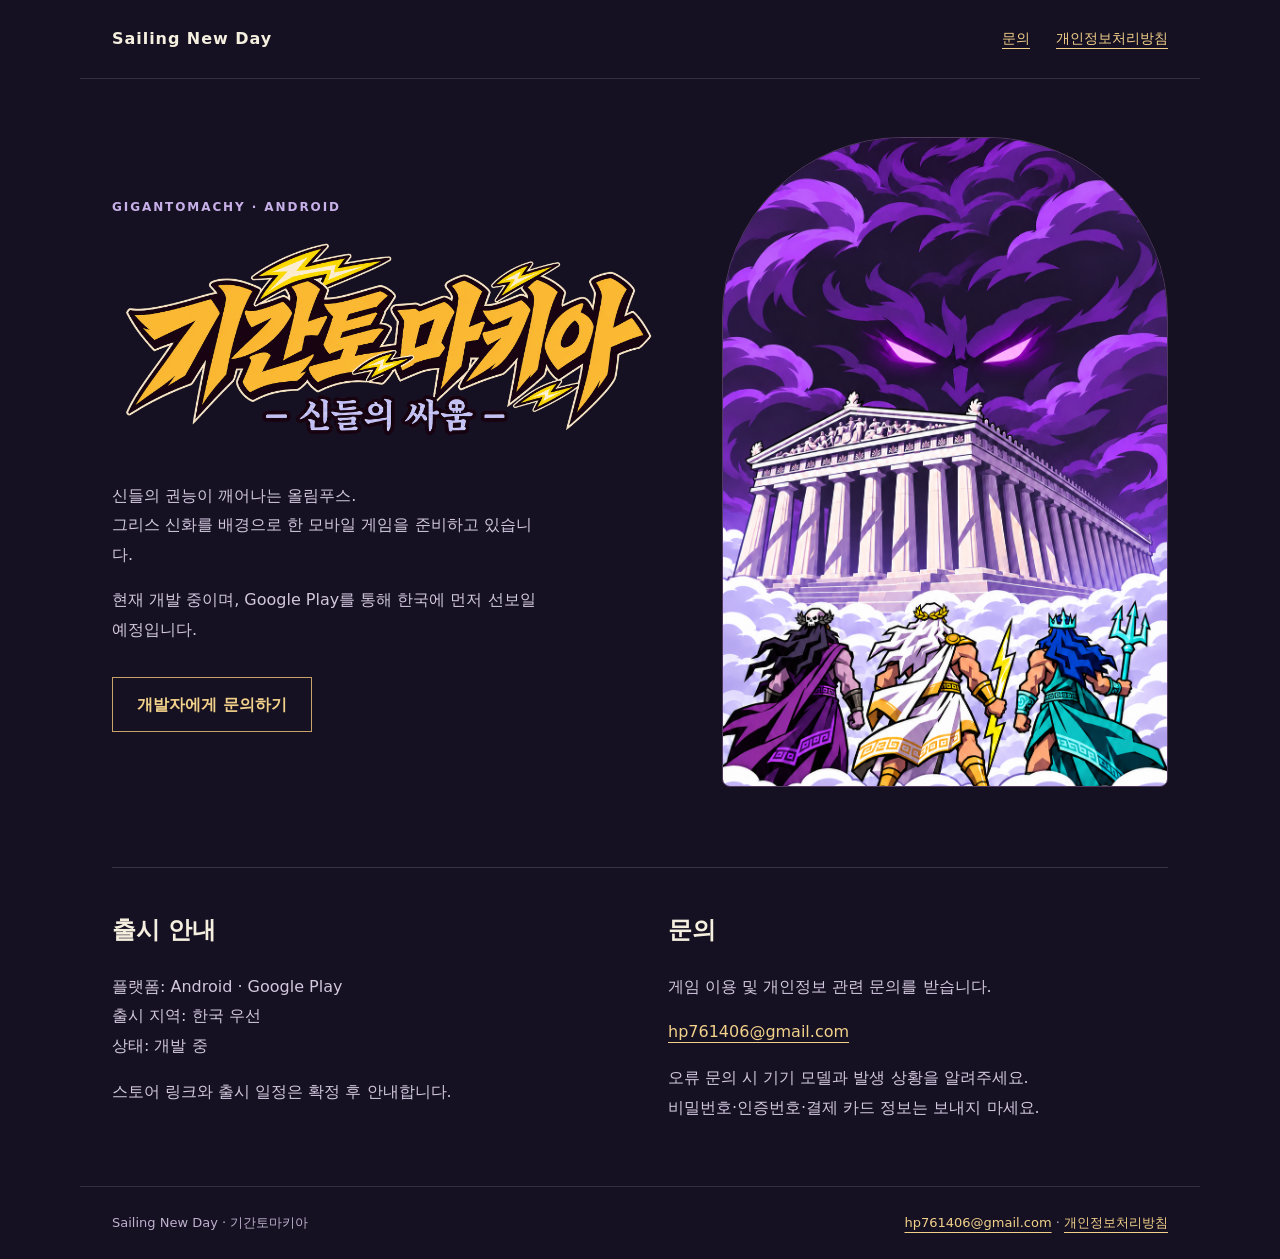
<file: index.html>
<!doctype html>
<html lang="ko"><head><meta charset="utf-8"><meta name="viewport" content="width=device-width,initial-scale=1"><title>기간토마키아 · 신들의 싸움</title><meta name="description" content="기간토마키아 개발자 안내 페이지. 게임 출시 소식, 문의 및 개인정보 안내."><link rel="stylesheet" href="styles.css"></head><body><header><a href="./">Sailing New Day</a><nav aria-label="주 메뉴"><a href="./#support">문의</a><a href="privacy.html">개인정보처리방침</a></nav></header><main><section class="hero" aria-label="게임 소개"><div><span class="eyebrow">GIGANTOMACHY · ANDROID</span><h1><img class="logo" src="assets/title.png" width="1983" height="793" alt="기간토마키아 — 신들의 싸움"></h1><p>신들의 권능이 깨어나는 올림푸스.<br>그리스 신화를 배경으로 한 모바일 게임을 준비하고 있습니다.</p><p>현재 개발 중이며, Google Play를 통해 한국에 먼저 선보일 예정입니다.</p><a class="button" href="#support">개발자에게 문의하기</a></div><figure><img src="assets/olympus.png" width="941" height="1672" alt="하데스·제우스·포세이돈이 구름 위 올림푸스 신전과 거대한 마신을 마주하는 일러스트"></figure></section><section class="details"><div><h2>출시 안내</h2><p>플랫폼: Android · Google Play<br>출시 지역: 한국 우선<br>상태: 개발 중</p><p>스토어 링크와 출시 일정은 확정 후 안내합니다.</p></div><div id="support"><h2>문의</h2><p>게임 이용 및 개인정보 관련 문의를 받습니다.</p><p><a href="mailto:hp761406@gmail.com">hp761406@gmail.com</a></p><p>오류 문의 시 기기 모델과 발생 상황을 알려주세요.<br>비밀번호·인증번호·결제 카드 정보는 보내지 마세요.</p></div></section></main><footer><span>Sailing New Day · 기간토마키아</span><span><a href="mailto:hp761406@gmail.com">hp761406@gmail.com</a> · <a href="privacy.html">개인정보처리방침</a></span></footer></body></html>
</file>
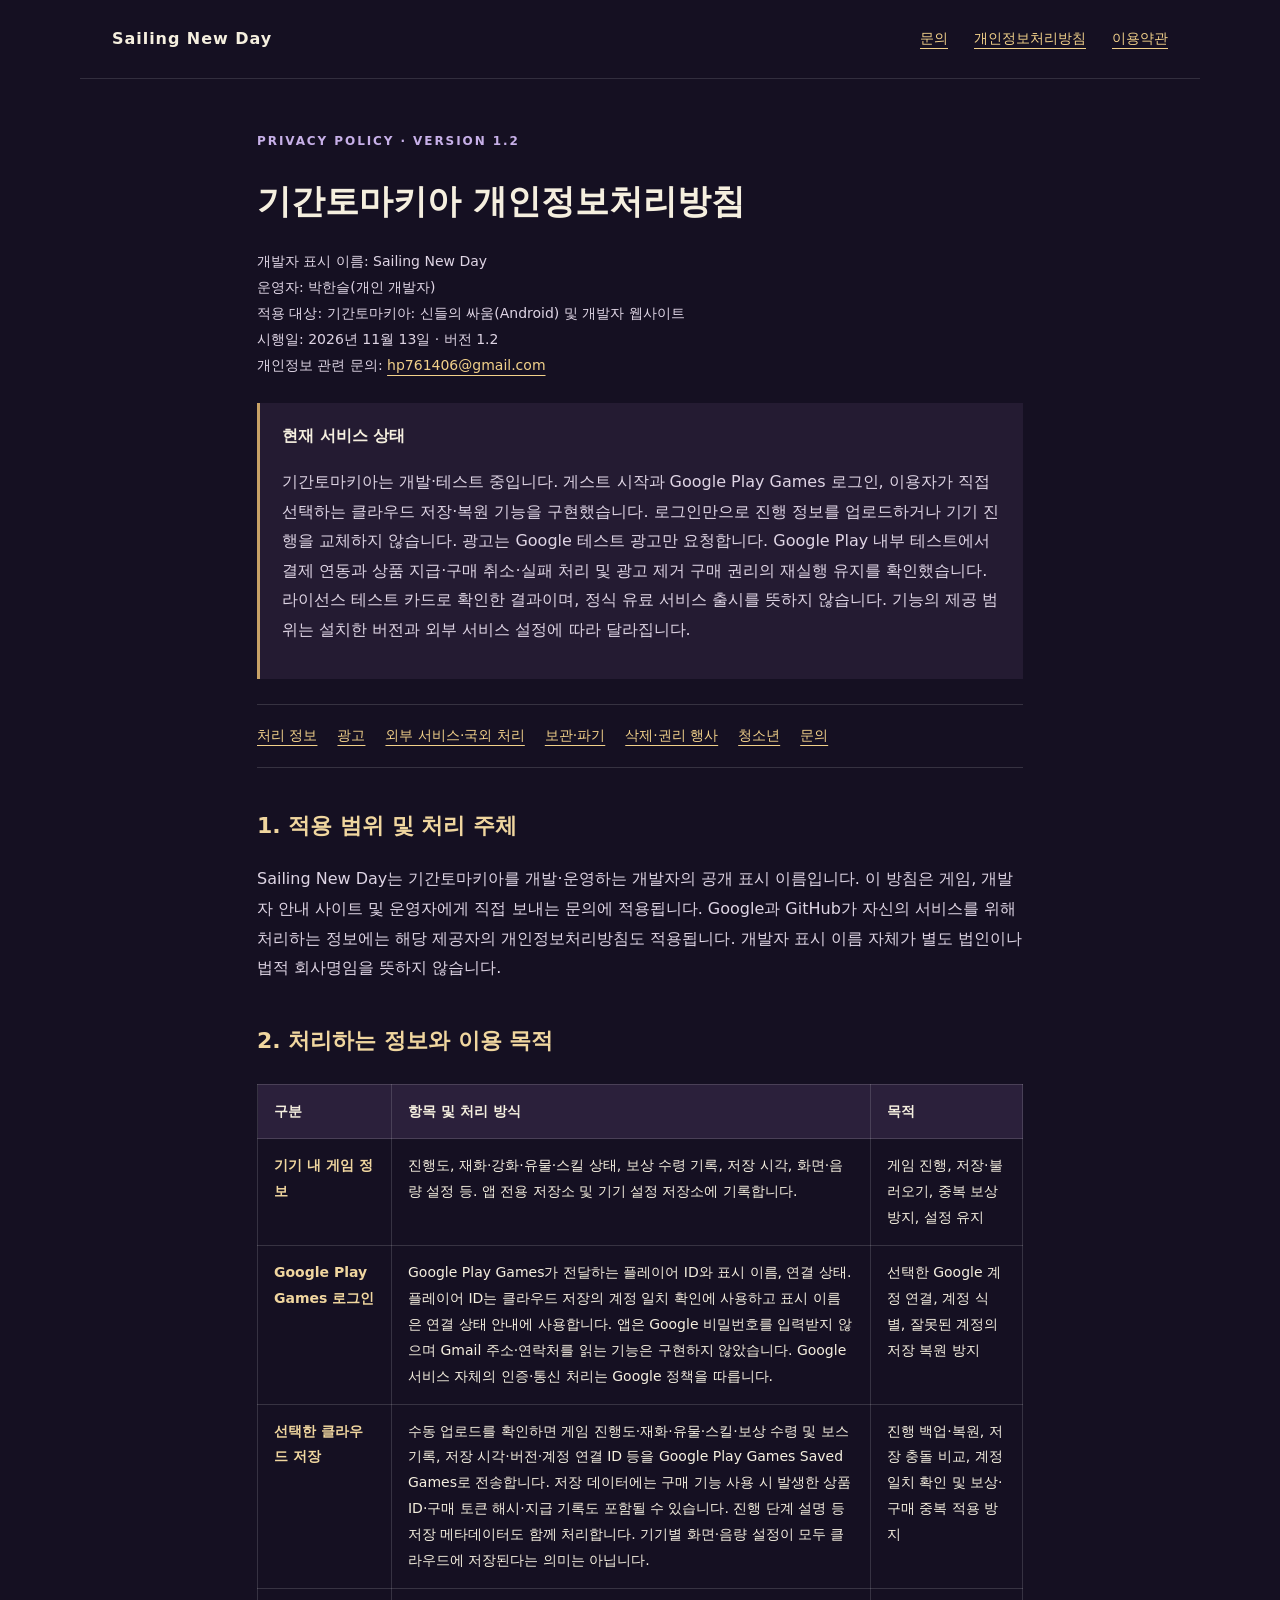
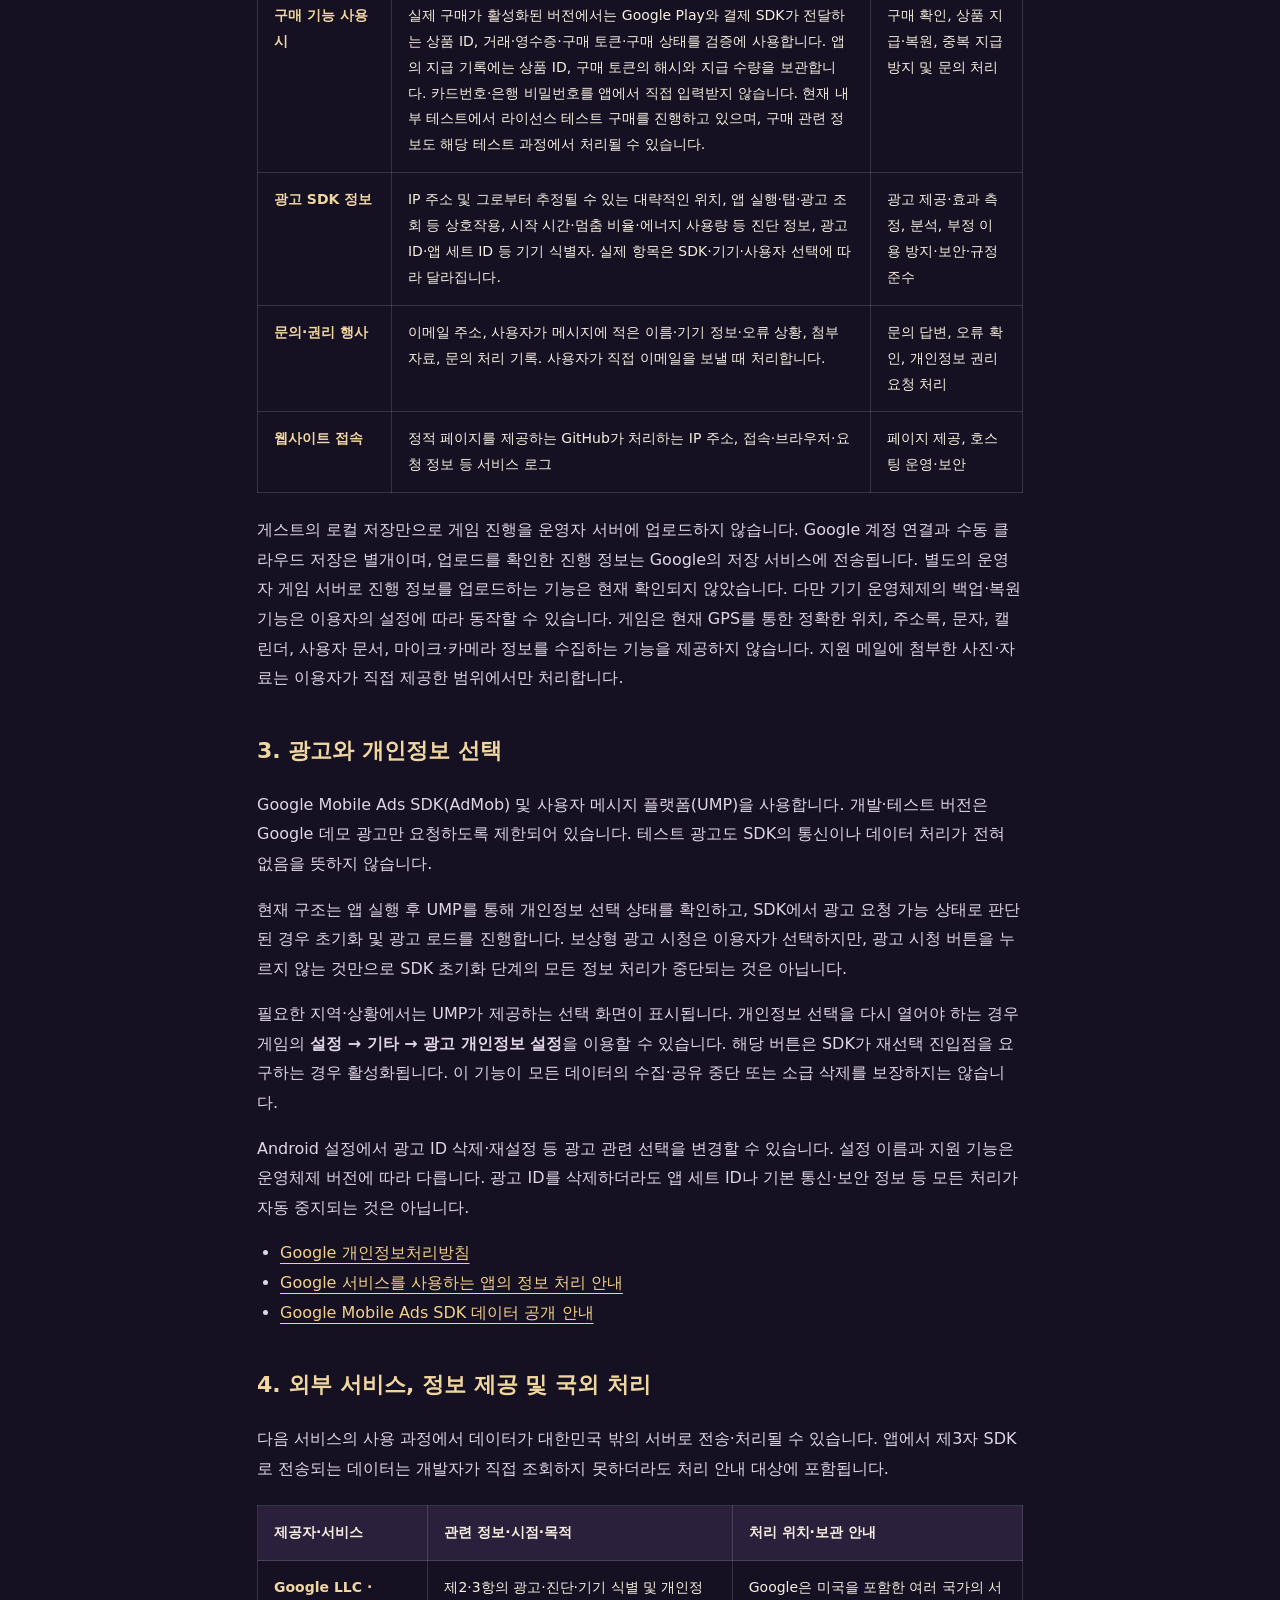
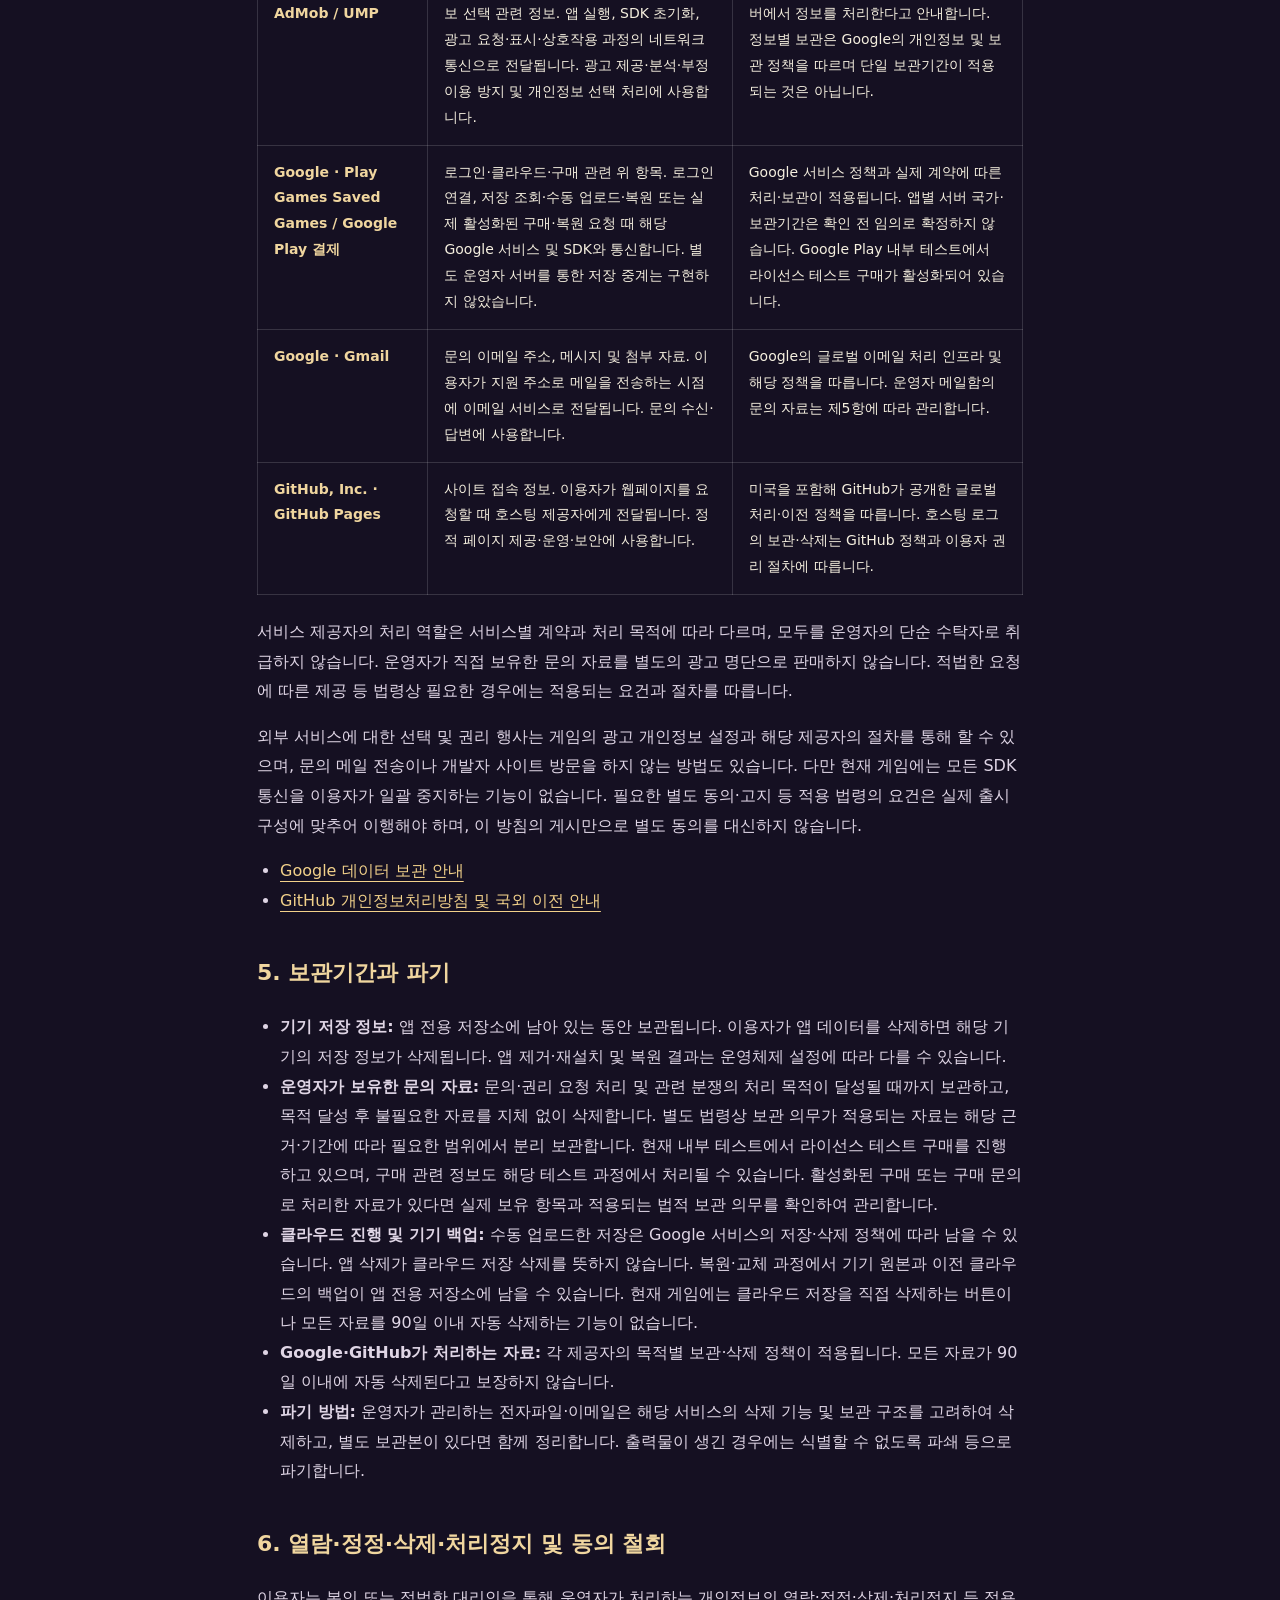
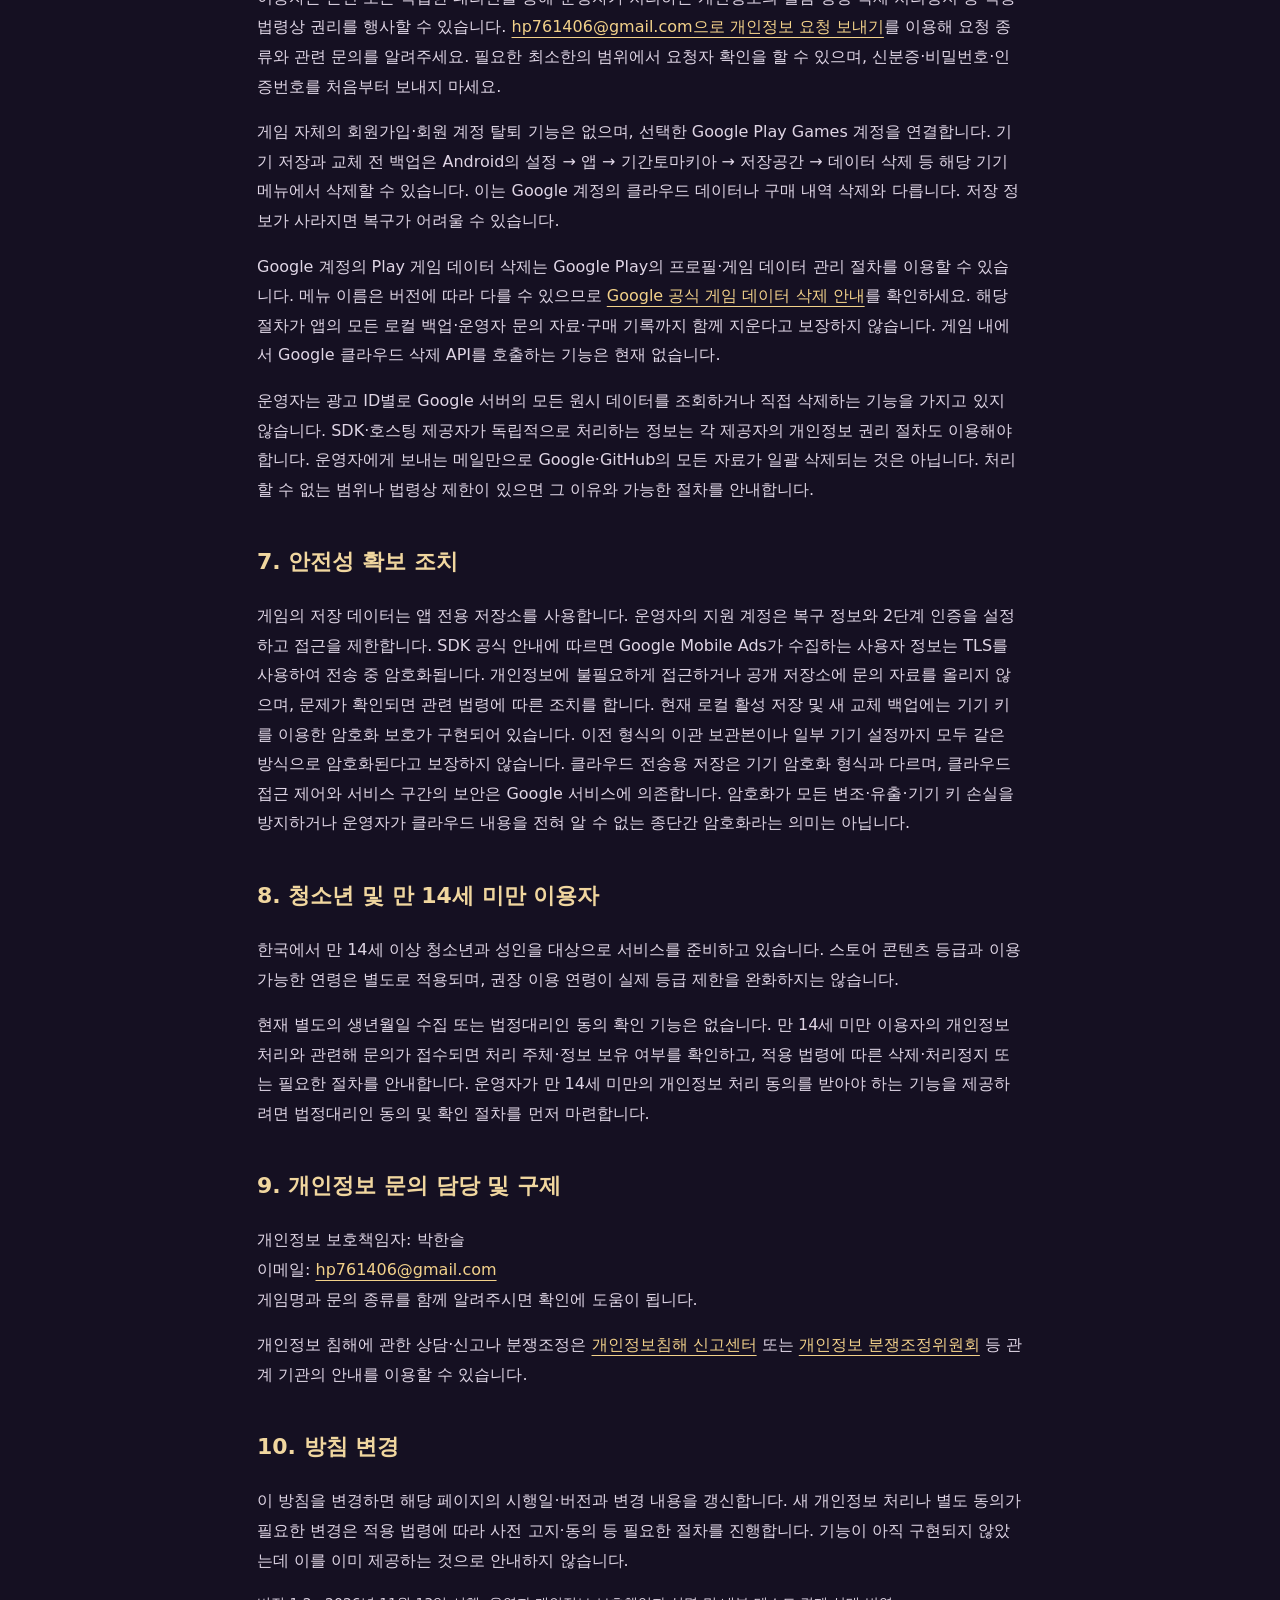
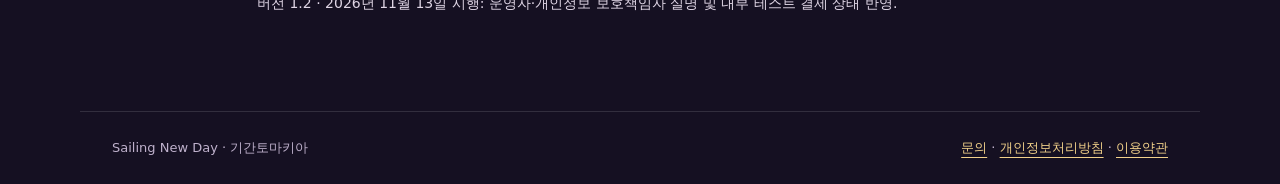
<file: privacy.html>
<!doctype html>
<html lang="ko"><head><meta charset="utf-8"><meta name="viewport" content="width=device-width,initial-scale=1"><title>개인정보처리방침 | 기간토마키아 · Sailing New Day</title><meta name="description" content="기간토마키아의 개인정보 처리, 광고 SDK, 기기 저장 및 삭제 요청 안내."><link rel="stylesheet" href="styles.css"></head><body><header><a href="./">Sailing New Day</a><nav aria-label="주 메뉴"><a href="./#support">문의</a><a href="privacy.html">개인정보처리방침</a><a href="terms.html">이용약관</a></nav></header><main class="document"><span class="eyebrow">PRIVACY POLICY · VERSION 1.2</span>
<h1>기간토마키아 개인정보처리방침</h1>
<p class="meta">개발자 표시 이름: Sailing New Day<br>운영자: 박한슬(개인 개발자)<br>적용 대상: 기간토마키아: 신들의 싸움(Android) 및 개발자 웹사이트<br>시행일: 2026년 11월 13일 · 버전 1.2<br>개인정보 관련 문의: <a href="mailto:hp761406@gmail.com">hp761406@gmail.com</a></p>
<div class="notice"><strong>현재 서비스 상태</strong><p>기간토마키아는 개발·테스트 중입니다. 게스트 시작과 Google Play Games 로그인, 이용자가 직접 선택하는 클라우드 저장·복원 기능을 구현했습니다. 로그인만으로 진행 정보를 업로드하거나 기기 진행을 교체하지 않습니다. 광고는 Google 테스트 광고만 요청합니다. Google Play 내부 테스트에서 결제 연동과 상품 지급·구매 취소·실패 처리 및 광고 제거 구매 권리의 재실행 유지를 확인했습니다. 라이선스 테스트 카드로 확인한 결과이며, 정식 유료 서비스 출시를 뜻하지 않습니다. 기능의 제공 범위는 설치한 버전과 외부 서비스 설정에 따라 달라집니다.</p></div>
<nav class="toc" aria-label="개인정보처리방침 목차"><a href="#data">처리 정보</a><a href="#ads">광고</a><a href="#international">외부 서비스·국외 처리</a><a href="#retention">보관·파기</a><a href="#delete">삭제·권리 행사</a><a href="#youth">청소년</a><a href="#contact">문의</a></nav>
<h2 id="scope">1. 적용 범위 및 처리 주체</h2>
<p>Sailing New Day는 기간토마키아를 개발·운영하는 개발자의 공개 표시 이름입니다. 이 방침은 게임, 개발자 안내 사이트 및 운영자에게 직접 보내는 문의에 적용됩니다. Google과 GitHub가 자신의 서비스를 위해 처리하는 정보에는 해당 제공자의 개인정보처리방침도 적용됩니다. 개발자 표시 이름 자체가 별도 법인이나 법적 회사명임을 뜻하지 않습니다.</p>
<h2 id="data">2. 처리하는 정보와 이용 목적</h2>
<div class="table-scroll"><table><thead><tr><th scope="col">구분</th><th scope="col">항목 및 처리 방식</th><th scope="col">목적</th></tr></thead><tbody>
<tr><th scope="row">기기 내 게임 정보</th><td>진행도, 재화·강화·유물·스킬 상태, 보상 수령 기록, 저장 시각, 화면·음량 설정 등. 앱 전용 저장소 및 기기 설정 저장소에 기록합니다.</td><td>게임 진행, 저장·불러오기, 중복 보상 방지, 설정 유지</td></tr>
<tr><th scope="row">Google Play Games 로그인</th><td>Google Play Games가 전달하는 플레이어 ID와 표시 이름, 연결 상태. 플레이어 ID는 클라우드 저장의 계정 일치 확인에 사용하고 표시 이름은 연결 상태 안내에 사용합니다. 앱은 Google 비밀번호를 입력받지 않으며 Gmail 주소·연락처를 읽는 기능은 구현하지 않았습니다. Google 서비스 자체의 인증·통신 처리는 Google 정책을 따릅니다.</td><td>선택한 Google 계정 연결, 계정 식별, 잘못된 계정의 저장 복원 방지</td></tr>
<tr><th scope="row">선택한 클라우드 저장</th><td>수동 업로드를 확인하면 게임 진행도·재화·유물·스킬·보상 수령 및 보스 기록, 저장 시각·버전·계정 연결 ID 등을 Google Play Games Saved Games로 전송합니다. 저장 데이터에는 구매 기능 사용 시 발생한 상품 ID·구매 토큰 해시·지급 기록도 포함될 수 있습니다. 진행 단계 설명 등 저장 메타데이터도 함께 처리합니다. 기기별 화면·음량 설정이 모두 클라우드에 저장된다는 의미는 아닙니다.</td><td>진행 백업·복원, 저장 충돌 비교, 계정 일치 확인 및 보상·구매 중복 적용 방지</td></tr>
<tr><th scope="row">구매 기능 사용 시</th><td>실제 구매가 활성화된 버전에서는 Google Play와 결제 SDK가 전달하는 상품 ID, 거래·영수증·구매 토큰·구매 상태를 검증에 사용합니다. 앱의 지급 기록에는 상품 ID, 구매 토큰의 해시와 지급 수량을 보관합니다. 카드번호·은행 비밀번호를 앱에서 직접 입력받지 않습니다. 현재 내부 테스트에서 라이선스 테스트 구매를 진행하고 있으며, 구매 관련 정보도 해당 테스트 과정에서 처리될 수 있습니다.</td><td>구매 확인, 상품 지급·복원, 중복 지급 방지 및 문의 처리</td></tr>
<tr><th scope="row">광고 SDK 정보</th><td>IP 주소 및 그로부터 추정될 수 있는 대략적인 위치, 앱 실행·탭·광고 조회 등 상호작용, 시작 시간·멈춤 비율·에너지 사용량 등 진단 정보, 광고 ID·앱 세트 ID 등 기기 식별자. 실제 항목은 SDK·기기·사용자 선택에 따라 달라집니다.</td><td>광고 제공·효과 측정, 분석, 부정 이용 방지·보안·규정 준수</td></tr>
<tr><th scope="row">문의·권리 행사</th><td>이메일 주소, 사용자가 메시지에 적은 이름·기기 정보·오류 상황, 첨부 자료, 문의 처리 기록. 사용자가 직접 이메일을 보낼 때 처리합니다.</td><td>문의 답변, 오류 확인, 개인정보 권리 요청 처리</td></tr>
<tr><th scope="row">웹사이트 접속</th><td>정적 페이지를 제공하는 GitHub가 처리하는 IP 주소, 접속·브라우저·요청 정보 등 서비스 로그</td><td>페이지 제공, 호스팅 운영·보안</td></tr>
</tbody></table></div>
<p>게스트의 로컬 저장만으로 게임 진행을 운영자 서버에 업로드하지 않습니다. Google 계정 연결과 수동 클라우드 저장은 별개이며, 업로드를 확인한 진행 정보는 Google의 저장 서비스에 전송됩니다. 별도의 운영자 게임 서버로 진행 정보를 업로드하는 기능은 현재 확인되지 않았습니다. 다만 기기 운영체제의 백업·복원 기능은 이용자의 설정에 따라 동작할 수 있습니다. 게임은 현재 GPS를 통한 정확한 위치, 주소록, 문자, 캘린더, 사용자 문서, 마이크·카메라 정보를 수집하는 기능을 제공하지 않습니다. 지원 메일에 첨부한 사진·자료는 이용자가 직접 제공한 범위에서만 처리합니다.</p>
<h2 id="ads">3. 광고와 개인정보 선택</h2>
<p>Google Mobile Ads SDK(AdMob) 및 사용자 메시지 플랫폼(UMP)을 사용합니다. 개발·테스트 버전은 Google 데모 광고만 요청하도록 제한되어 있습니다. 테스트 광고도 SDK의 통신이나 데이터 처리가 전혀 없음을 뜻하지 않습니다.</p>
<p>현재 구조는 앱 실행 후 UMP를 통해 개인정보 선택 상태를 확인하고, SDK에서 광고 요청 가능 상태로 판단된 경우 초기화 및 광고 로드를 진행합니다. 보상형 광고 시청은 이용자가 선택하지만, 광고 시청 버튼을 누르지 않는 것만으로 SDK 초기화 단계의 모든 정보 처리가 중단되는 것은 아닙니다.</p>
<p>필요한 지역·상황에서는 UMP가 제공하는 선택 화면이 표시됩니다. 개인정보 선택을 다시 열어야 하는 경우 게임의 <strong>설정 → 기타 → 광고 개인정보 설정</strong>을 이용할 수 있습니다. 해당 버튼은 SDK가 재선택 진입점을 요구하는 경우 활성화됩니다. 이 기능이 모든 데이터의 수집·공유 중단 또는 소급 삭제를 보장하지는 않습니다.</p>
<p>Android 설정에서 광고 ID 삭제·재설정 등 광고 관련 선택을 변경할 수 있습니다. 설정 이름과 지원 기능은 운영체제 버전에 따라 다릅니다. 광고 ID를 삭제하더라도 앱 세트 ID나 기본 통신·보안 정보 등 모든 처리가 자동 중지되는 것은 아닙니다.</p>
<ul><li><a href="https://policies.google.com/privacy?hl=ko">Google 개인정보처리방침</a></li><li><a href="https://policies.google.com/technologies/partner-sites?hl=ko">Google 서비스를 사용하는 앱의 정보 처리 안내</a></li><li><a href="https://developers.google.com/admob/unity/privacy/play-data-disclosure?hl=ko">Google Mobile Ads SDK 데이터 공개 안내</a></li></ul>
<h2 id="international">4. 외부 서비스, 정보 제공 및 국외 처리</h2>
<p>다음 서비스의 사용 과정에서 데이터가 대한민국 밖의 서버로 전송·처리될 수 있습니다. 앱에서 제3자 SDK로 전송되는 데이터는 개발자가 직접 조회하지 못하더라도 처리 안내 대상에 포함됩니다.</p>
<div class="table-scroll"><table><thead><tr><th scope="col">제공자·서비스</th><th scope="col">관련 정보·시점·목적</th><th scope="col">처리 위치·보관 안내</th></tr></thead><tbody>
<tr><th scope="row">Google LLC · AdMob / UMP</th><td>제2·3항의 광고·진단·기기 식별 및 개인정보 선택 관련 정보. 앱 실행, SDK 초기화, 광고 요청·표시·상호작용 과정의 네트워크 통신으로 전달됩니다. 광고 제공·분석·부정 이용 방지 및 개인정보 선택 처리에 사용합니다.</td><td>Google은 미국을 포함한 여러 국가의 서버에서 정보를 처리한다고 안내합니다. 정보별 보관은 Google의 개인정보 및 보관 정책을 따르며 단일 보관기간이 적용되는 것은 아닙니다.</td></tr>
<tr><th scope="row">Google · Play Games Saved Games / Google Play 결제</th><td>로그인·클라우드·구매 관련 위 항목. 로그인 연결, 저장 조회·수동 업로드·복원 또는 실제 활성화된 구매·복원 요청 때 해당 Google 서비스 및 SDK와 통신합니다. 별도 운영자 서버를 통한 저장 중계는 구현하지 않았습니다.</td><td>Google 서비스 정책과 실제 계약에 따른 처리·보관이 적용됩니다. 앱별 서버 국가·보관기간은 확인 전 임의로 확정하지 않습니다. Google Play 내부 테스트에서 라이선스 테스트 구매가 활성화되어 있습니다.</td></tr>
<tr><th scope="row">Google · Gmail</th><td>문의 이메일 주소, 메시지 및 첨부 자료. 이용자가 지원 주소로 메일을 전송하는 시점에 이메일 서비스로 전달됩니다. 문의 수신·답변에 사용합니다.</td><td>Google의 글로벌 이메일 처리 인프라 및 해당 정책을 따릅니다. 운영자 메일함의 문의 자료는 제5항에 따라 관리합니다.</td></tr>
<tr><th scope="row">GitHub, Inc. · GitHub Pages</th><td>사이트 접속 정보. 이용자가 웹페이지를 요청할 때 호스팅 제공자에게 전달됩니다. 정적 페이지 제공·운영·보안에 사용합니다.</td><td>미국을 포함해 GitHub가 공개한 글로벌 처리·이전 정책을 따릅니다. 호스팅 로그의 보관·삭제는 GitHub 정책과 이용자 권리 절차에 따릅니다.</td></tr>
</tbody></table></div>
<p>서비스 제공자의 처리 역할은 서비스별 계약과 처리 목적에 따라 다르며, 모두를 운영자의 단순 수탁자로 취급하지 않습니다. 운영자가 직접 보유한 문의 자료를 별도의 광고 명단으로 판매하지 않습니다. 적법한 요청에 따른 제공 등 법령상 필요한 경우에는 적용되는 요건과 절차를 따릅니다.</p>
<p>외부 서비스에 대한 선택 및 권리 행사는 게임의 광고 개인정보 설정과 해당 제공자의 절차를 통해 할 수 있으며, 문의 메일 전송이나 개발자 사이트 방문을 하지 않는 방법도 있습니다. 다만 현재 게임에는 모든 SDK 통신을 이용자가 일괄 중지하는 기능이 없습니다. 필요한 별도 동의·고지 등 적용 법령의 요건은 실제 출시 구성에 맞추어 이행해야 하며, 이 방침의 게시만으로 별도 동의를 대신하지 않습니다.</p>
<ul><li><a href="https://policies.google.com/technologies/retention?hl=ko">Google 데이터 보관 안내</a></li><li><a href="https://docs.github.com/en/site-policy/privacy-policies/github-general-privacy-statement">GitHub 개인정보처리방침 및 국외 이전 안내</a></li></ul>
<h2 id="retention">5. 보관기간과 파기</h2>
<ul><li><strong>기기 저장 정보:</strong> 앱 전용 저장소에 남아 있는 동안 보관됩니다. 이용자가 앱 데이터를 삭제하면 해당 기기의 저장 정보가 삭제됩니다. 앱 제거·재설치 및 복원 결과는 운영체제 설정에 따라 다를 수 있습니다.</li>
<li><strong>운영자가 보유한 문의 자료:</strong> 문의·권리 요청 처리 및 관련 분쟁의 처리 목적이 달성될 때까지 보관하고, 목적 달성 후 불필요한 자료를 지체 없이 삭제합니다. 별도 법령상 보관 의무가 적용되는 자료는 해당 근거·기간에 따라 필요한 범위에서 분리 보관합니다. 현재 내부 테스트에서 라이선스 테스트 구매를 진행하고 있으며, 구매 관련 정보도 해당 테스트 과정에서 처리될 수 있습니다. 활성화된 구매 또는 구매 문의로 처리한 자료가 있다면 실제 보유 항목과 적용되는 법적 보관 의무를 확인하여 관리합니다.</li>
<li><strong>클라우드 진행 및 기기 백업:</strong> 수동 업로드한 저장은 Google 서비스의 저장·삭제 정책에 따라 남을 수 있습니다. 앱 삭제가 클라우드 저장 삭제를 뜻하지 않습니다. 복원·교체 과정에서 기기 원본과 이전 클라우드의 백업이 앱 전용 저장소에 남을 수 있습니다. 현재 게임에는 클라우드 저장을 직접 삭제하는 버튼이나 모든 자료를 90일 이내 자동 삭제하는 기능이 없습니다.</li>
<li><strong>Google·GitHub가 처리하는 자료:</strong> 각 제공자의 목적별 보관·삭제 정책이 적용됩니다. 모든 자료가 90일 이내에 자동 삭제된다고 보장하지 않습니다.</li>
<li><strong>파기 방법:</strong> 운영자가 관리하는 전자파일·이메일은 해당 서비스의 삭제 기능 및 보관 구조를 고려하여 삭제하고, 별도 보관본이 있다면 함께 정리합니다. 출력물이 생긴 경우에는 식별할 수 없도록 파쇄 등으로 파기합니다.</li></ul>
<h2 id="delete">6. 열람·정정·삭제·처리정지 및 동의 철회</h2>
<p>이용자는 본인 또는 적법한 대리인을 통해 운영자가 처리하는 개인정보의 열람·정정·삭제·처리정지 등 적용 법령상 권리를 행사할 수 있습니다. <a href="mailto:hp761406@gmail.com?subject=Gigantomachy%20privacy%20request">hp761406@gmail.com으로 개인정보 요청 보내기</a>를 이용해 요청 종류와 관련 문의를 알려주세요. 필요한 최소한의 범위에서 요청자 확인을 할 수 있으며, 신분증·비밀번호·인증번호를 처음부터 보내지 마세요.</p>
<p>게임 자체의 회원가입·회원 계정 탈퇴 기능은 없으며, 선택한 Google Play Games 계정을 연결합니다. 기기 저장과 교체 전 백업은 Android의 설정 → 앱 → 기간토마키아 → 저장공간 → 데이터 삭제 등 해당 기기 메뉴에서 삭제할 수 있습니다. 이는 Google 계정의 클라우드 데이터나 구매 내역 삭제와 다릅니다. 저장 정보가 사라지면 복구가 어려울 수 있습니다.</p>
<p>Google 계정의 Play 게임 데이터 삭제는 Google Play의 프로필·게임 데이터 관리 절차를 이용할 수 있습니다. 메뉴 이름은 버전에 따라 다를 수 있으므로 <a href="https://support.google.com/googleplay/answer/9130646?hl=ko">Google 공식 게임 데이터 삭제 안내</a>를 확인하세요. 해당 절차가 앱의 모든 로컬 백업·운영자 문의 자료·구매 기록까지 함께 지운다고 보장하지 않습니다. 게임 내에서 Google 클라우드 삭제 API를 호출하는 기능은 현재 없습니다.</p>
<p>운영자는 광고 ID별로 Google 서버의 모든 원시 데이터를 조회하거나 직접 삭제하는 기능을 가지고 있지 않습니다. SDK·호스팅 제공자가 독립적으로 처리하는 정보는 각 제공자의 개인정보 권리 절차도 이용해야 합니다. 운영자에게 보내는 메일만으로 Google·GitHub의 모든 자료가 일괄 삭제되는 것은 아닙니다. 처리할 수 없는 범위나 법령상 제한이 있으면 그 이유와 가능한 절차를 안내합니다.</p>
<h2 id="security">7. 안전성 확보 조치</h2>
<p>게임의 저장 데이터는 앱 전용 저장소를 사용합니다. 운영자의 지원 계정은 복구 정보와 2단계 인증을 설정하고 접근을 제한합니다. SDK 공식 안내에 따르면 Google Mobile Ads가 수집하는 사용자 정보는 TLS를 사용하여 전송 중 암호화됩니다. 개인정보에 불필요하게 접근하거나 공개 저장소에 문의 자료를 올리지 않으며, 문제가 확인되면 관련 법령에 따른 조치를 합니다. 현재 로컬 활성 저장 및 새 교체 백업에는 기기 키를 이용한 암호화 보호가 구현되어 있습니다. 이전 형식의 이관 보관본이나 일부 기기 설정까지 모두 같은 방식으로 암호화된다고 보장하지 않습니다. 클라우드 전송용 저장은 기기 암호화 형식과 다르며, 클라우드 접근 제어와 서비스 구간의 보안은 Google 서비스에 의존합니다. 암호화가 모든 변조·유출·기기 키 손실을 방지하거나 운영자가 클라우드 내용을 전혀 알 수 없는 종단간 암호화라는 의미는 아닙니다.</p>
<h2 id="youth">8. 청소년 및 만 14세 미만 이용자</h2>
<p>한국에서 만 14세 이상 청소년과 성인을 대상으로 서비스를 준비하고 있습니다. 스토어 콘텐츠 등급과 이용 가능한 연령은 별도로 적용되며, 권장 이용 연령이 실제 등급 제한을 완화하지는 않습니다.</p>
<p>현재 별도의 생년월일 수집 또는 법정대리인 동의 확인 기능은 없습니다. 만 14세 미만 이용자의 개인정보 처리와 관련해 문의가 접수되면 처리 주체·정보 보유 여부를 확인하고, 적용 법령에 따른 삭제·처리정지 또는 필요한 절차를 안내합니다. 운영자가 만 14세 미만의 개인정보 처리 동의를 받아야 하는 기능을 제공하려면 법정대리인 동의 및 확인 절차를 먼저 마련합니다.</p>
<h2 id="contact">9. 개인정보 문의 담당 및 구제</h2>
<p>개인정보 보호책임자: 박한슬<br>이메일: <a href="mailto:hp761406@gmail.com">hp761406@gmail.com</a><br>게임명과 문의 종류를 함께 알려주시면 확인에 도움이 됩니다.</p>
<p>개인정보 침해에 관한 상담·신고나 분쟁조정은 <a href="https://privacy.kisa.or.kr/">개인정보침해 신고센터</a> 또는 <a href="https://www.kopico.go.kr/">개인정보 분쟁조정위원회</a> 등 관계 기관의 안내를 이용할 수 있습니다.</p>
<h2 id="changes">10. 방침 변경</h2>
<p>이 방침을 변경하면 해당 페이지의 시행일·버전과 변경 내용을 갱신합니다. 새 개인정보 처리나 별도 동의가 필요한 변경은 적용 법령에 따라 사전 고지·동의 등 필요한 절차를 진행합니다. 기능이 아직 구현되지 않았는데 이를 이미 제공하는 것으로 안내하지 않습니다.</p>
<p class="meta">버전 1.2 · 2026년 11월 13일 시행: 운영자·개인정보 보호책임자 실명 및 내부 테스트 결제 상태 반영.</p></main><footer><span>Sailing New Day · 기간토마키아</span><span><a href="mailto:hp761406@gmail.com">문의</a> · <a href="privacy.html">개인정보처리방침</a> · <a href="terms.html">이용약관</a></span></footer></body></html>
</file>
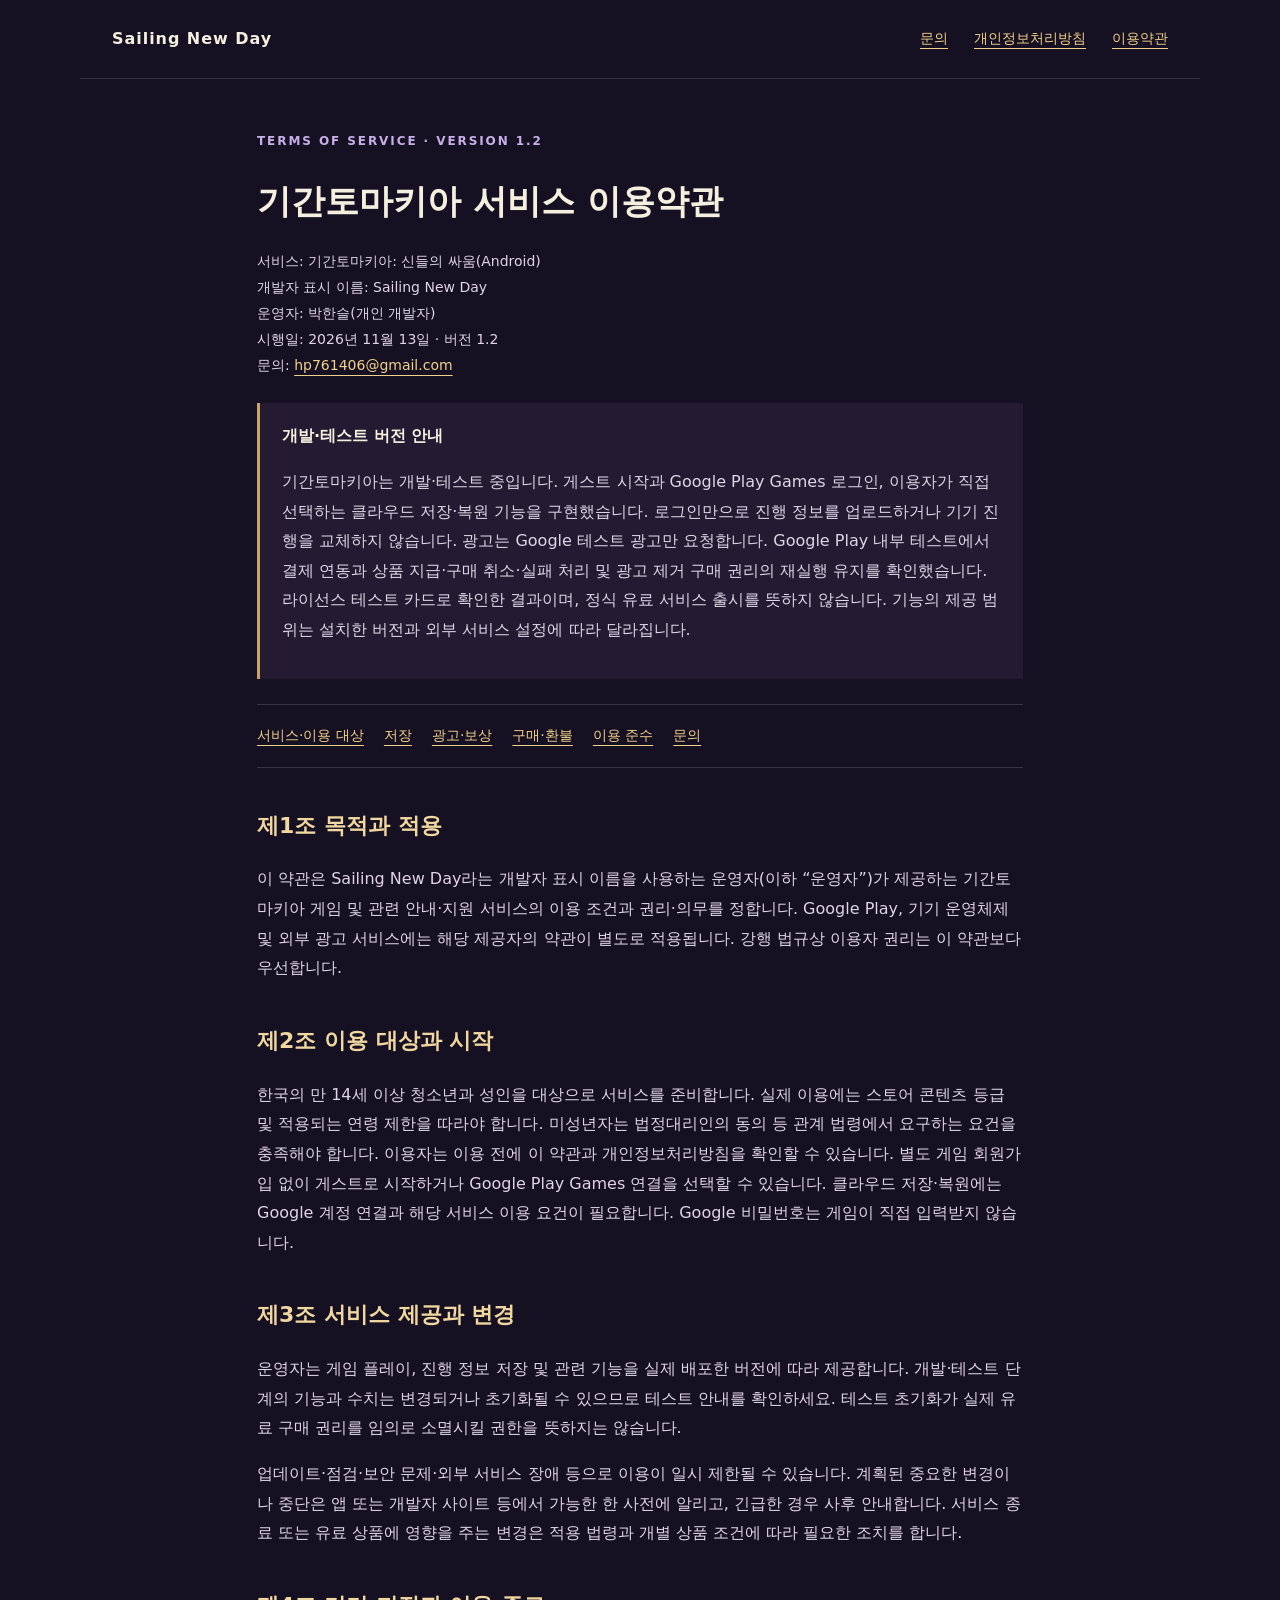
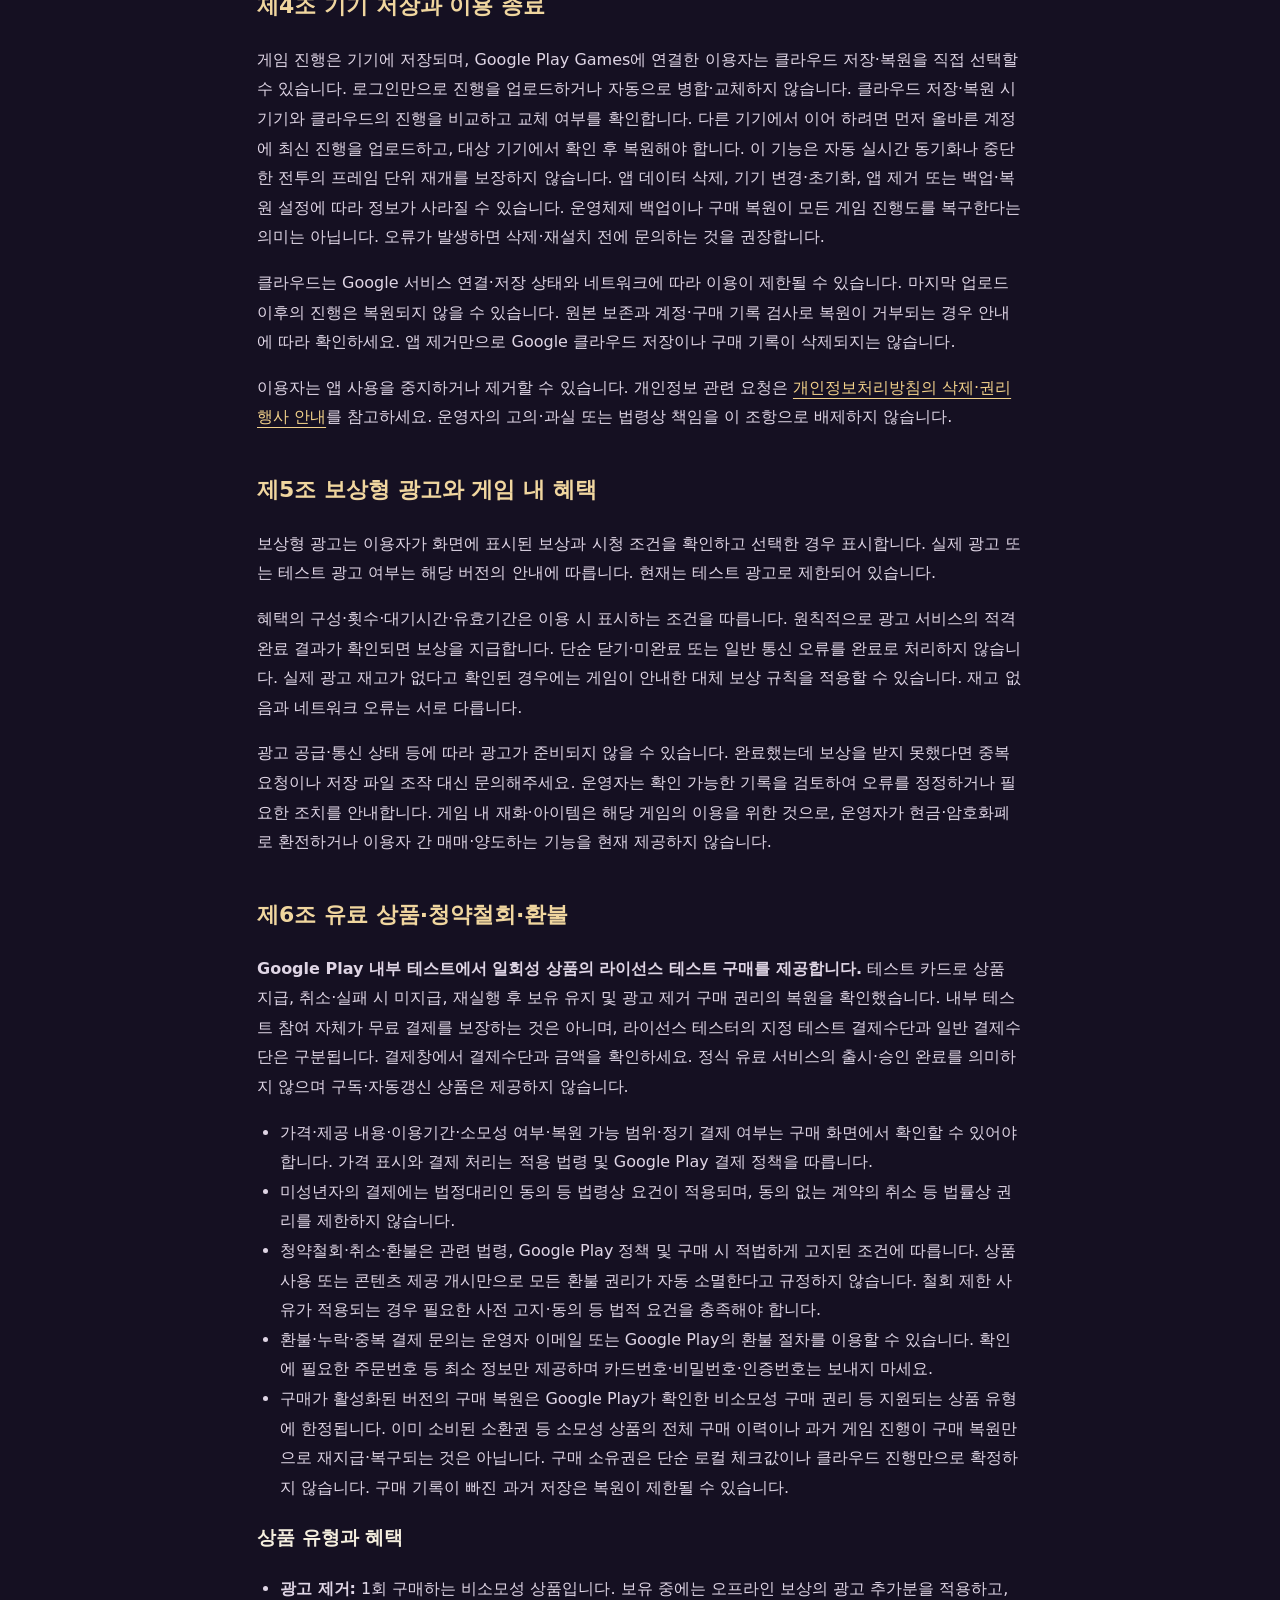
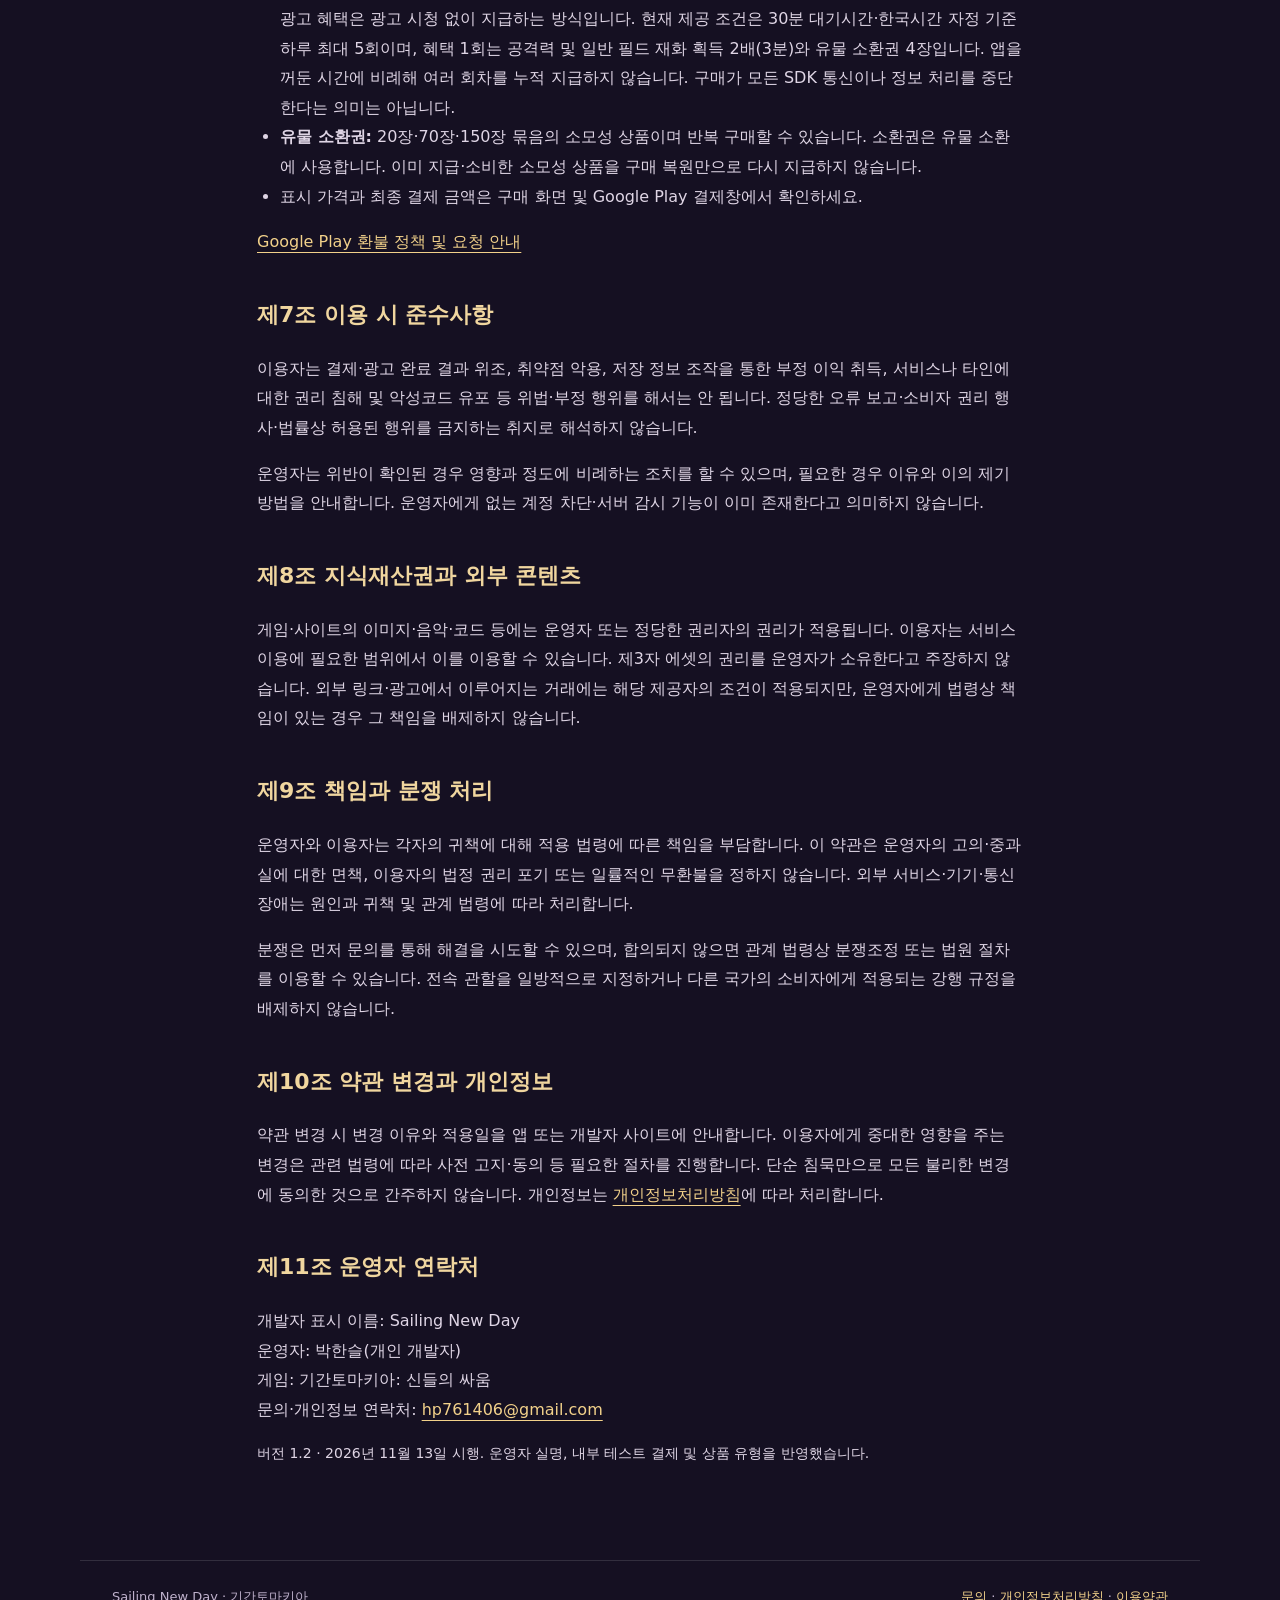
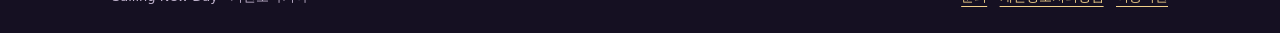
<file: terms.html>
<!doctype html>
<html lang="ko"><head><meta charset="utf-8"><meta name="viewport" content="width=device-width,initial-scale=1"><title>서비스 이용약관 | 기간토마키아 · Sailing New Day</title><meta name="description" content="기간토마키아의 서비스 이용, 저장, 광고 보상 및 구매·환불 기본 원칙."><link rel="stylesheet" href="styles.css"></head><body><header><a href="./">Sailing New Day</a><nav aria-label="주 메뉴"><a href="./#support">문의</a><a href="privacy.html">개인정보처리방침</a><a href="terms.html">이용약관</a></nav></header><main class="document"><span class="eyebrow">TERMS OF SERVICE · VERSION 1.2</span>
<h1>기간토마키아 서비스 이용약관</h1>
<p class="meta">서비스: 기간토마키아: 신들의 싸움(Android)<br>개발자 표시 이름: Sailing New Day<br>운영자: 박한슬(개인 개발자)<br>시행일: 2026년 11월 13일 · 버전 1.2<br>문의: <a href="mailto:hp761406@gmail.com">hp761406@gmail.com</a></p>
<div class="notice"><strong>개발·테스트 버전 안내</strong><p>기간토마키아는 개발·테스트 중입니다. 게스트 시작과 Google Play Games 로그인, 이용자가 직접 선택하는 클라우드 저장·복원 기능을 구현했습니다. 로그인만으로 진행 정보를 업로드하거나 기기 진행을 교체하지 않습니다. 광고는 Google 테스트 광고만 요청합니다. Google Play 내부 테스트에서 결제 연동과 상품 지급·구매 취소·실패 처리 및 광고 제거 구매 권리의 재실행 유지를 확인했습니다. 라이선스 테스트 카드로 확인한 결과이며, 정식 유료 서비스 출시를 뜻하지 않습니다. 기능의 제공 범위는 설치한 버전과 외부 서비스 설정에 따라 달라집니다.</p></div>
<nav class="toc" aria-label="이용약관 목차"><a href="#service">서비스·이용 대상</a><a href="#save">저장</a><a href="#reward">광고·보상</a><a href="#purchase">구매·환불</a><a href="#conduct">이용 준수</a><a href="#support">문의</a></nav>
<h2 id="service">제1조 목적과 적용</h2>
<p>이 약관은 Sailing New Day라는 개발자 표시 이름을 사용하는 운영자(이하 “운영자”)가 제공하는 기간토마키아 게임 및 관련 안내·지원 서비스의 이용 조건과 권리·의무를 정합니다. Google Play, 기기 운영체제 및 외부 광고 서비스에는 해당 제공자의 약관이 별도로 적용됩니다. 강행 법규상 이용자 권리는 이 약관보다 우선합니다.</p>
<h2>제2조 이용 대상과 시작</h2>
<p>한국의 만 14세 이상 청소년과 성인을 대상으로 서비스를 준비합니다. 실제 이용에는 스토어 콘텐츠 등급 및 적용되는 연령 제한을 따라야 합니다. 미성년자는 법정대리인의 동의 등 관계 법령에서 요구하는 요건을 충족해야 합니다. 이용자는 이용 전에 이 약관과 개인정보처리방침을 확인할 수 있습니다. 별도 게임 회원가입 없이 게스트로 시작하거나 Google Play Games 연결을 선택할 수 있습니다. 클라우드 저장·복원에는 Google 계정 연결과 해당 서비스 이용 요건이 필요합니다. Google 비밀번호는 게임이 직접 입력받지 않습니다.</p>
<h2>제3조 서비스 제공과 변경</h2>
<p>운영자는 게임 플레이, 진행 정보 저장 및 관련 기능을 실제 배포한 버전에 따라 제공합니다. 개발·테스트 단계의 기능과 수치는 변경되거나 초기화될 수 있으므로 테스트 안내를 확인하세요. 테스트 초기화가 실제 유료 구매 권리를 임의로 소멸시킬 권한을 뜻하지는 않습니다.</p>
<p>업데이트·점검·보안 문제·외부 서비스 장애 등으로 이용이 일시 제한될 수 있습니다. 계획된 중요한 변경이나 중단은 앱 또는 개발자 사이트 등에서 가능한 한 사전에 알리고, 긴급한 경우 사후 안내합니다. 서비스 종료 또는 유료 상품에 영향을 주는 변경은 적용 법령과 개별 상품 조건에 따라 필요한 조치를 합니다.</p>
<h2 id="save">제4조 기기 저장과 이용 종료</h2>
<p>게임 진행은 기기에 저장되며, Google Play Games에 연결한 이용자는 클라우드 저장·복원을 직접 선택할 수 있습니다. 로그인만으로 진행을 업로드하거나 자동으로 병합·교체하지 않습니다. 클라우드 저장·복원 시 기기와 클라우드의 진행을 비교하고 교체 여부를 확인합니다. 다른 기기에서 이어 하려면 먼저 올바른 계정에 최신 진행을 업로드하고, 대상 기기에서 확인 후 복원해야 합니다. 이 기능은 자동 실시간 동기화나 중단한 전투의 프레임 단위 재개를 보장하지 않습니다. 앱 데이터 삭제, 기기 변경·초기화, 앱 제거 또는 백업·복원 설정에 따라 정보가 사라질 수 있습니다. 운영체제 백업이나 구매 복원이 모든 게임 진행도를 복구한다는 의미는 아닙니다. 오류가 발생하면 삭제·재설치 전에 문의하는 것을 권장합니다.</p>
<p>클라우드는 Google 서비스 연결·저장 상태와 네트워크에 따라 이용이 제한될 수 있습니다. 마지막 업로드 이후의 진행은 복원되지 않을 수 있습니다. 원본 보존과 계정·구매 기록 검사로 복원이 거부되는 경우 안내에 따라 확인하세요. 앱 제거만으로 Google 클라우드 저장이나 구매 기록이 삭제되지는 않습니다.</p>
<p>이용자는 앱 사용을 중지하거나 제거할 수 있습니다. 개인정보 관련 요청은 <a href="privacy.html#delete">개인정보처리방침의 삭제·권리 행사 안내</a>를 참고하세요. 운영자의 고의·과실 또는 법령상 책임을 이 조항으로 배제하지 않습니다.</p>
<h2 id="reward">제5조 보상형 광고와 게임 내 혜택</h2>
<p>보상형 광고는 이용자가 화면에 표시된 보상과 시청 조건을 확인하고 선택한 경우 표시합니다. 실제 광고 또는 테스트 광고 여부는 해당 버전의 안내에 따릅니다. 현재는 테스트 광고로 제한되어 있습니다.</p>
<p>혜택의 구성·횟수·대기시간·유효기간은 이용 시 표시하는 조건을 따릅니다. 원칙적으로 광고 서비스의 적격 완료 결과가 확인되면 보상을 지급합니다. 단순 닫기·미완료 또는 일반 통신 오류를 완료로 처리하지 않습니다. 실제 광고 재고가 없다고 확인된 경우에는 게임이 안내한 대체 보상 규칙을 적용할 수 있습니다. 재고 없음과 네트워크 오류는 서로 다릅니다.</p>
<p>광고 공급·통신 상태 등에 따라 광고가 준비되지 않을 수 있습니다. 완료했는데 보상을 받지 못했다면 중복 요청이나 저장 파일 조작 대신 문의해주세요. 운영자는 확인 가능한 기록을 검토하여 오류를 정정하거나 필요한 조치를 안내합니다. 게임 내 재화·아이템은 해당 게임의 이용을 위한 것으로, 운영자가 현금·암호화폐로 환전하거나 이용자 간 매매·양도하는 기능을 현재 제공하지 않습니다.</p>
<h2 id="purchase">제6조 유료 상품·청약철회·환불</h2>
<p><strong>Google Play 내부 테스트에서 일회성 상품의 라이선스 테스트 구매를 제공합니다.</strong> 테스트 카드로 상품 지급, 취소·실패 시 미지급, 재실행 후 보유 유지 및 광고 제거 구매 권리의 복원을 확인했습니다. 내부 테스트 참여 자체가 무료 결제를 보장하는 것은 아니며, 라이선스 테스터의 지정 테스트 결제수단과 일반 결제수단은 구분됩니다. 결제창에서 결제수단과 금액을 확인하세요. 정식 유료 서비스의 출시·승인 완료를 의미하지 않으며 구독·자동갱신 상품은 제공하지 않습니다.</p>
<ul><li>가격·제공 내용·이용기간·소모성 여부·복원 가능 범위·정기 결제 여부는 구매 화면에서 확인할 수 있어야 합니다. 가격 표시와 결제 처리는 적용 법령 및 Google Play 결제 정책을 따릅니다.</li>
<li>미성년자의 결제에는 법정대리인 동의 등 법령상 요건이 적용되며, 동의 없는 계약의 취소 등 법률상 권리를 제한하지 않습니다.</li>
<li>청약철회·취소·환불은 관련 법령, Google Play 정책 및 구매 시 적법하게 고지된 조건에 따릅니다. 상품 사용 또는 콘텐츠 제공 개시만으로 모든 환불 권리가 자동 소멸한다고 규정하지 않습니다. 철회 제한 사유가 적용되는 경우 필요한 사전 고지·동의 등 법적 요건을 충족해야 합니다.</li>
<li>환불·누락·중복 결제 문의는 운영자 이메일 또는 Google Play의 환불 절차를 이용할 수 있습니다. 확인에 필요한 주문번호 등 최소 정보만 제공하며 카드번호·비밀번호·인증번호는 보내지 마세요.</li>
<li>구매가 활성화된 버전의 구매 복원은 Google Play가 확인한 비소모성 구매 권리 등 지원되는 상품 유형에 한정됩니다. 이미 소비된 소환권 등 소모성 상품의 전체 구매 이력이나 과거 게임 진행이 구매 복원만으로 재지급·복구되는 것은 아닙니다. 구매 소유권은 단순 로컬 체크값이나 클라우드 진행만으로 확정하지 않습니다. 구매 기록이 빠진 과거 저장은 복원이 제한될 수 있습니다.</li></ul>
<h3>상품 유형과 혜택</h3>
<ul><li><strong>광고 제거:</strong> 1회 구매하는 비소모성 상품입니다. 보유 중에는 오프라인 보상의 광고 추가분을 적용하고, 광고 혜택은 광고 시청 없이 지급하는 방식입니다. 현재 제공 조건은 30분 대기시간·한국시간 자정 기준 하루 최대 5회이며, 혜택 1회는 공격력 및 일반 필드 재화 획득 2배(3분)와 유물 소환권 4장입니다. 앱을 꺼둔 시간에 비례해 여러 회차를 누적 지급하지 않습니다. 구매가 모든 SDK 통신이나 정보 처리를 중단한다는 의미는 아닙니다.</li>
<li><strong>유물 소환권:</strong> 20장·70장·150장 묶음의 소모성 상품이며 반복 구매할 수 있습니다. 소환권은 유물 소환에 사용합니다. 이미 지급·소비한 소모성 상품을 구매 복원만으로 다시 지급하지 않습니다.</li>
<li>표시 가격과 최종 결제 금액은 구매 화면 및 Google Play 결제창에서 확인하세요. </li></ul>
<p><a href="https://support.google.com/googleplay/answer/2479637?hl=ko">Google Play 환불 정책 및 요청 안내</a></p>
<h2 id="conduct">제7조 이용 시 준수사항</h2>
<p>이용자는 결제·광고 완료 결과 위조, 취약점 악용, 저장 정보 조작을 통한 부정 이익 취득, 서비스나 타인에 대한 권리 침해 및 악성코드 유포 등 위법·부정 행위를 해서는 안 됩니다. 정당한 오류 보고·소비자 권리 행사·법률상 허용된 행위를 금지하는 취지로 해석하지 않습니다.</p>
<p>운영자는 위반이 확인된 경우 영향과 정도에 비례하는 조치를 할 수 있으며, 필요한 경우 이유와 이의 제기 방법을 안내합니다. 운영자에게 없는 계정 차단·서버 감시 기능이 이미 존재한다고 의미하지 않습니다.</p>
<h2>제8조 지식재산권과 외부 콘텐츠</h2>
<p>게임·사이트의 이미지·음악·코드 등에는 운영자 또는 정당한 권리자의 권리가 적용됩니다. 이용자는 서비스 이용에 필요한 범위에서 이를 이용할 수 있습니다. 제3자 에셋의 권리를 운영자가 소유한다고 주장하지 않습니다. 외부 링크·광고에서 이루어지는 거래에는 해당 제공자의 조건이 적용되지만, 운영자에게 법령상 책임이 있는 경우 그 책임을 배제하지 않습니다.</p>
<h2>제9조 책임과 분쟁 처리</h2>
<p>운영자와 이용자는 각자의 귀책에 대해 적용 법령에 따른 책임을 부담합니다. 이 약관은 운영자의 고의·중과실에 대한 면책, 이용자의 법정 권리 포기 또는 일률적인 무환불을 정하지 않습니다. 외부 서비스·기기·통신 장애는 원인과 귀책 및 관계 법령에 따라 처리합니다.</p>
<p>분쟁은 먼저 문의를 통해 해결을 시도할 수 있으며, 합의되지 않으면 관계 법령상 분쟁조정 또는 법원 절차를 이용할 수 있습니다. 전속 관할을 일방적으로 지정하거나 다른 국가의 소비자에게 적용되는 강행 규정을 배제하지 않습니다.</p>
<h2>제10조 약관 변경과 개인정보</h2>
<p>약관 변경 시 변경 이유와 적용일을 앱 또는 개발자 사이트에 안내합니다. 이용자에게 중대한 영향을 주는 변경은 관련 법령에 따라 사전 고지·동의 등 필요한 절차를 진행합니다. 단순 침묵만으로 모든 불리한 변경에 동의한 것으로 간주하지 않습니다. 개인정보는 <a href="privacy.html">개인정보처리방침</a>에 따라 처리합니다.</p>
<h2 id="support">제11조 운영자 연락처</h2>
<p>개발자 표시 이름: Sailing New Day<br>운영자: 박한슬(개인 개발자)<br>게임: 기간토마키아: 신들의 싸움<br>문의·개인정보 연락처: <a href="mailto:hp761406@gmail.com">hp761406@gmail.com</a></p>
<p class="meta">버전 1.2 · 2026년 11월 13일 시행. 운영자 실명, 내부 테스트 결제 및 상품 유형을 반영했습니다.</p></main><footer><span>Sailing New Day · 기간토마키아</span><span><a href="mailto:hp761406@gmail.com">문의</a> · <a href="privacy.html">개인정보처리방침</a> · <a href="terms.html">이용약관</a></span></footer></body></html>
</file>
<file: styles.css>
*{box-sizing:border-box}html{color-scheme:dark;scroll-behavior:smooth}body{margin:0;background:#151022;color:#f5efdf;font-family:system-ui,-apple-system,"Malgun Gothic",sans-serif;line-height:1.85}a{color:#f2d18a;text-underline-offset:5px}a:hover{color:#fff0c8}a:focus-visible{outline:3px solid #f2d18a;outline-offset:6px}header,footer{max-width:1120px;margin:auto;padding:24px 32px}header{display:flex;justify-content:space-between;gap:24px;align-items:center;border-bottom:1px solid #ffffff20}header>a{color:#f5efdf;text-decoration:none;font-weight:750;letter-spacing:.06em}nav{display:flex;gap:26px;font-size:14px}.hero{max-width:1120px;margin:auto;display:grid;grid-template-columns:1.1fr .9fr;align-items:center;gap:64px;padding:58px 32px 80px}.eyebrow{color:#c7b0e8;letter-spacing:.16em;font-size:12px;font-weight:700}.logo{display:block;width:100%;height:auto;margin:18px 0 22px}.hero p{max-width:440px;color:#d2c7dd}.hero figure{margin:0;position:relative}.hero figure img{display:block;width:100%;max-height:650px;object-fit:cover;border:1px solid #a77cba66;border-radius:180px 180px 8px 8px}.button{display:inline-block;padding:12px 24px;border:1px solid #c8a267;text-decoration:none;margin-top:16px;font-weight:700}.details{max-width:1056px;margin:0 auto;padding:40px 0 48px;border-top:1px solid #ffffff25;display:grid;grid-template-columns:1fr 1fr;gap:56px}.details h2{font-size:24px;margin-top:0}.details p{color:#d2c7dd}footer{border-top:1px solid #ffffff20;display:flex;gap:22px;justify-content:space-between;color:#bfb1cc;font-size:13px}.document{max-width:830px;padding:46px 32px 80px;margin:auto}.document h1{font-size:34px;line-height:1.45}.document h2{font-size:22px;margin-top:38px;color:#f0d69f}.document p,.document li{color:#dfd5e5}.notice{border-left:3px solid #c8a267;background:#241b32;padding:18px 22px;margin:25px 0}.meta{font-size:14px;color:#c9b9d5}.document ul{padding-left:23px}.document a{overflow-wrap:anywhere}@media(max-width:760px){header{align-items:flex-start;padding:20px}nav{gap:16px;flex-wrap:wrap}.hero{padding:35px 22px 45px;grid-template-columns:1fr;gap:38px}.hero figure{max-width:400px;margin:auto}.hero figure img{max-height:570px}.details{margin:0 22px;padding-top:30px;grid-template-columns:1fr;gap:20px}.document{padding:25px 22px 55px}.document h1{font-size:28px}footer{padding:22px;flex-direction:column;gap:8px}}@media(prefers-reduced-motion:reduce){html{scroll-behavior:auto}}
.toc{display:flex;flex-wrap:wrap;gap:12px 20px;padding:18px 0;border-block:1px solid #ffffff24;margin:25px 0}.toc a{font-size:14px}.table-scroll{overflow-x:auto;margin:22px 0}table{border-collapse:collapse;width:100%;min-width:590px;font-size:14px}th,td{padding:14px 16px;text-align:left;vertical-align:top;border:1px solid #ffffff25}thead{background:#2b203b}tbody th{min-width:115px;color:#f0d69f}.document h2{scroll-margin-top:20px}header{flex-wrap:wrap}@media(max-width:760px){nav{font-size:12px;gap:10px 16px}}
</file>
